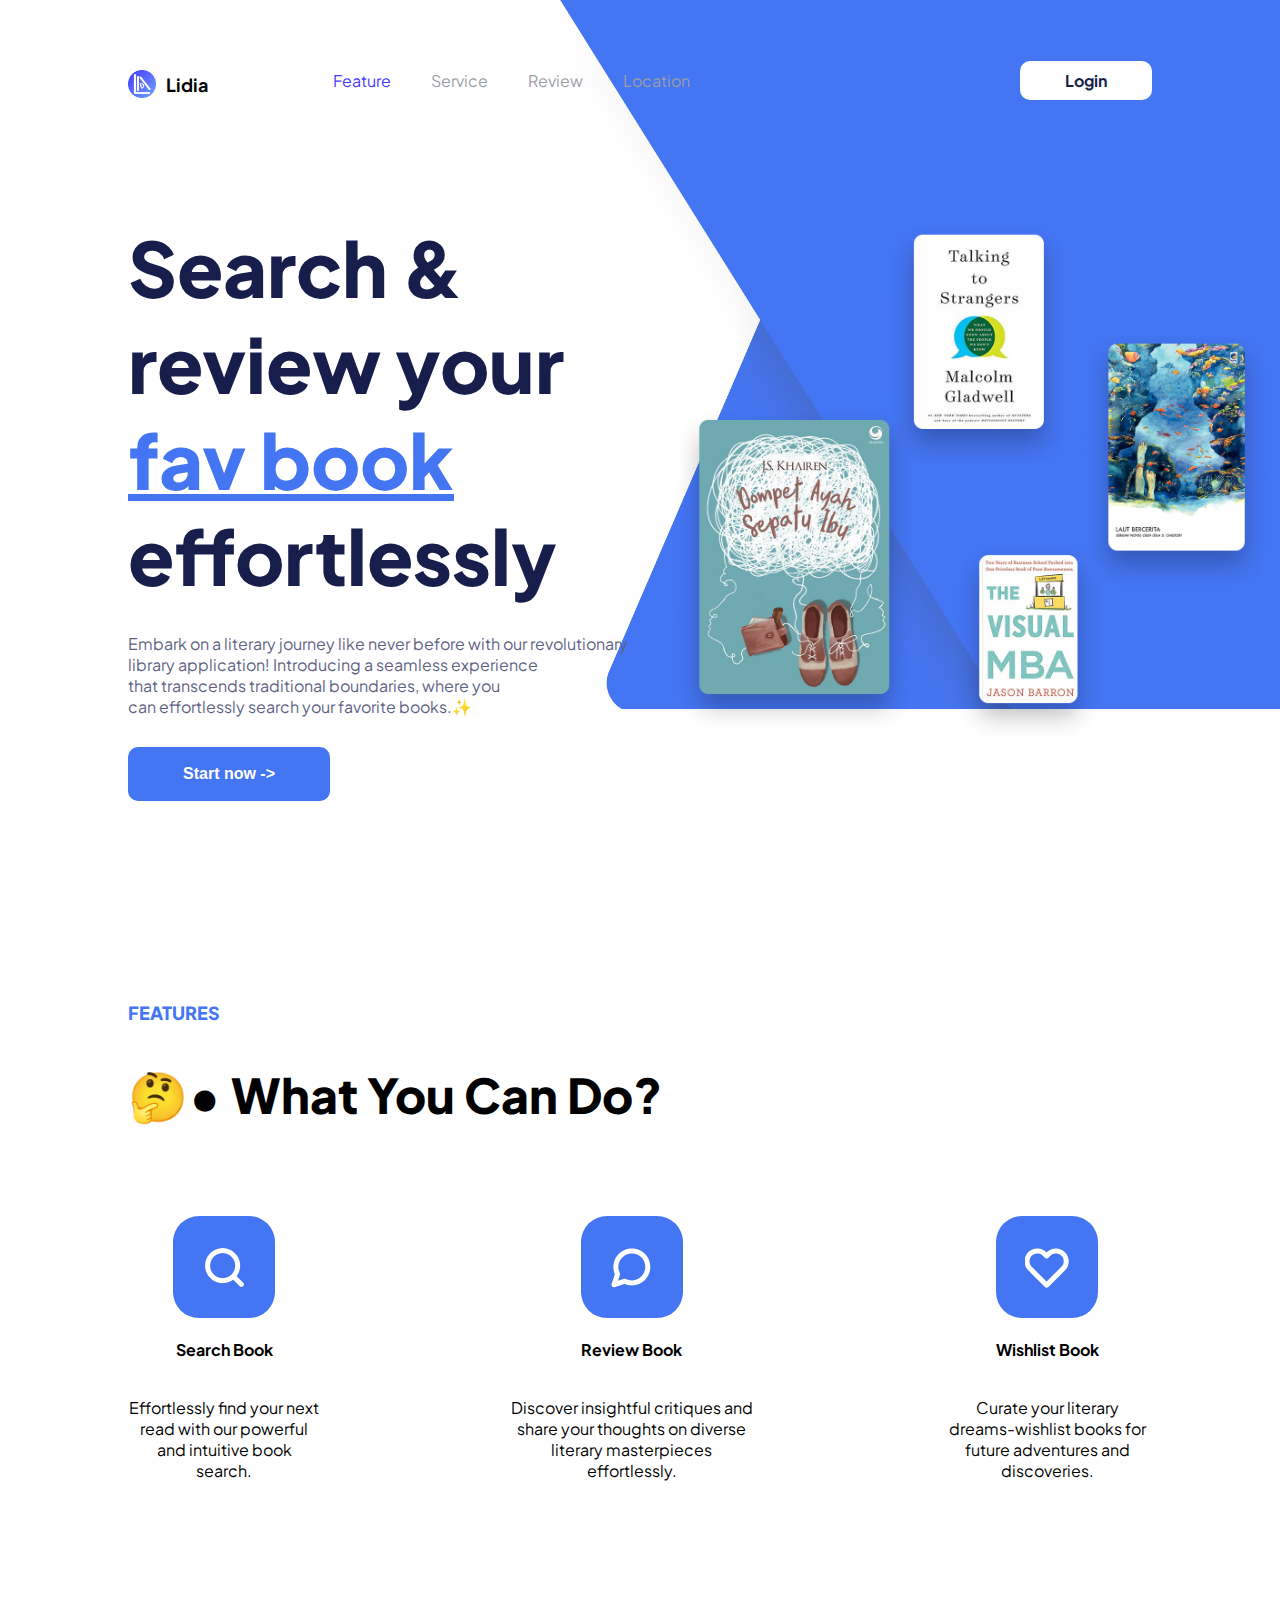
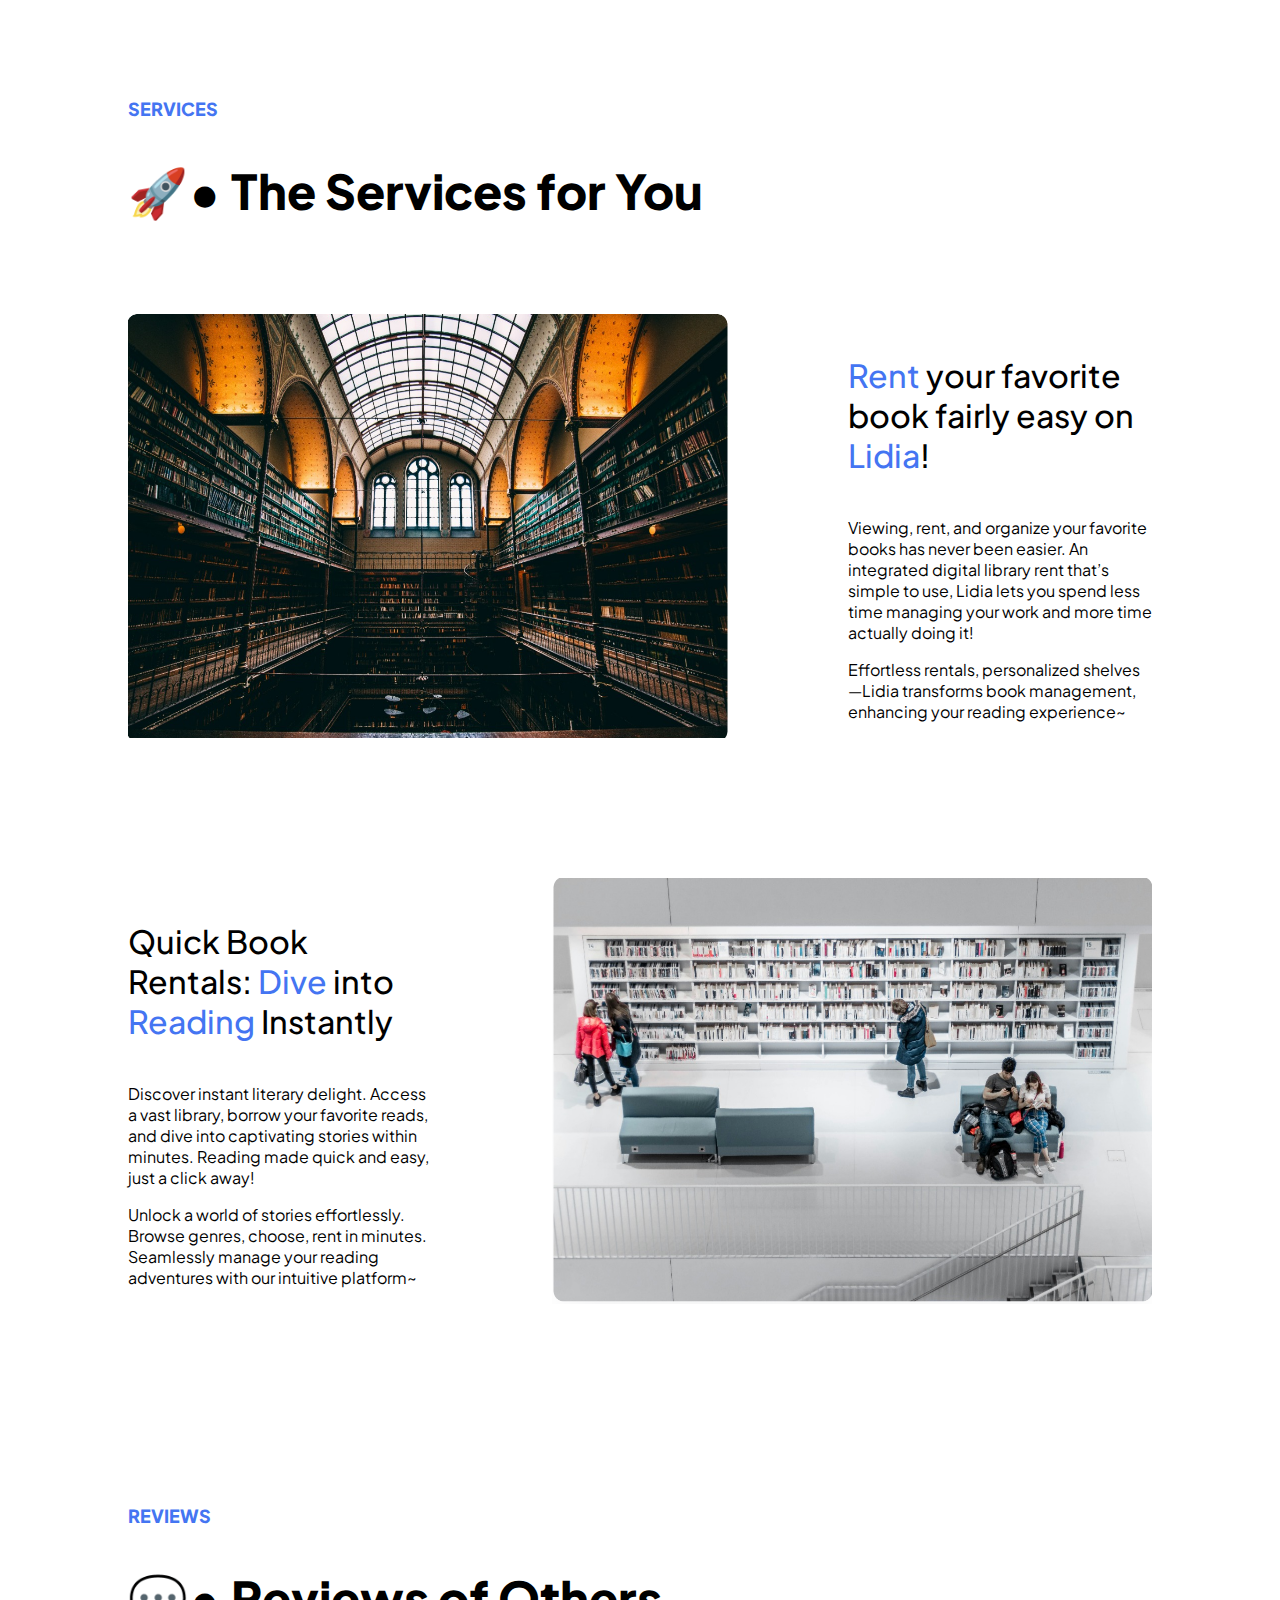
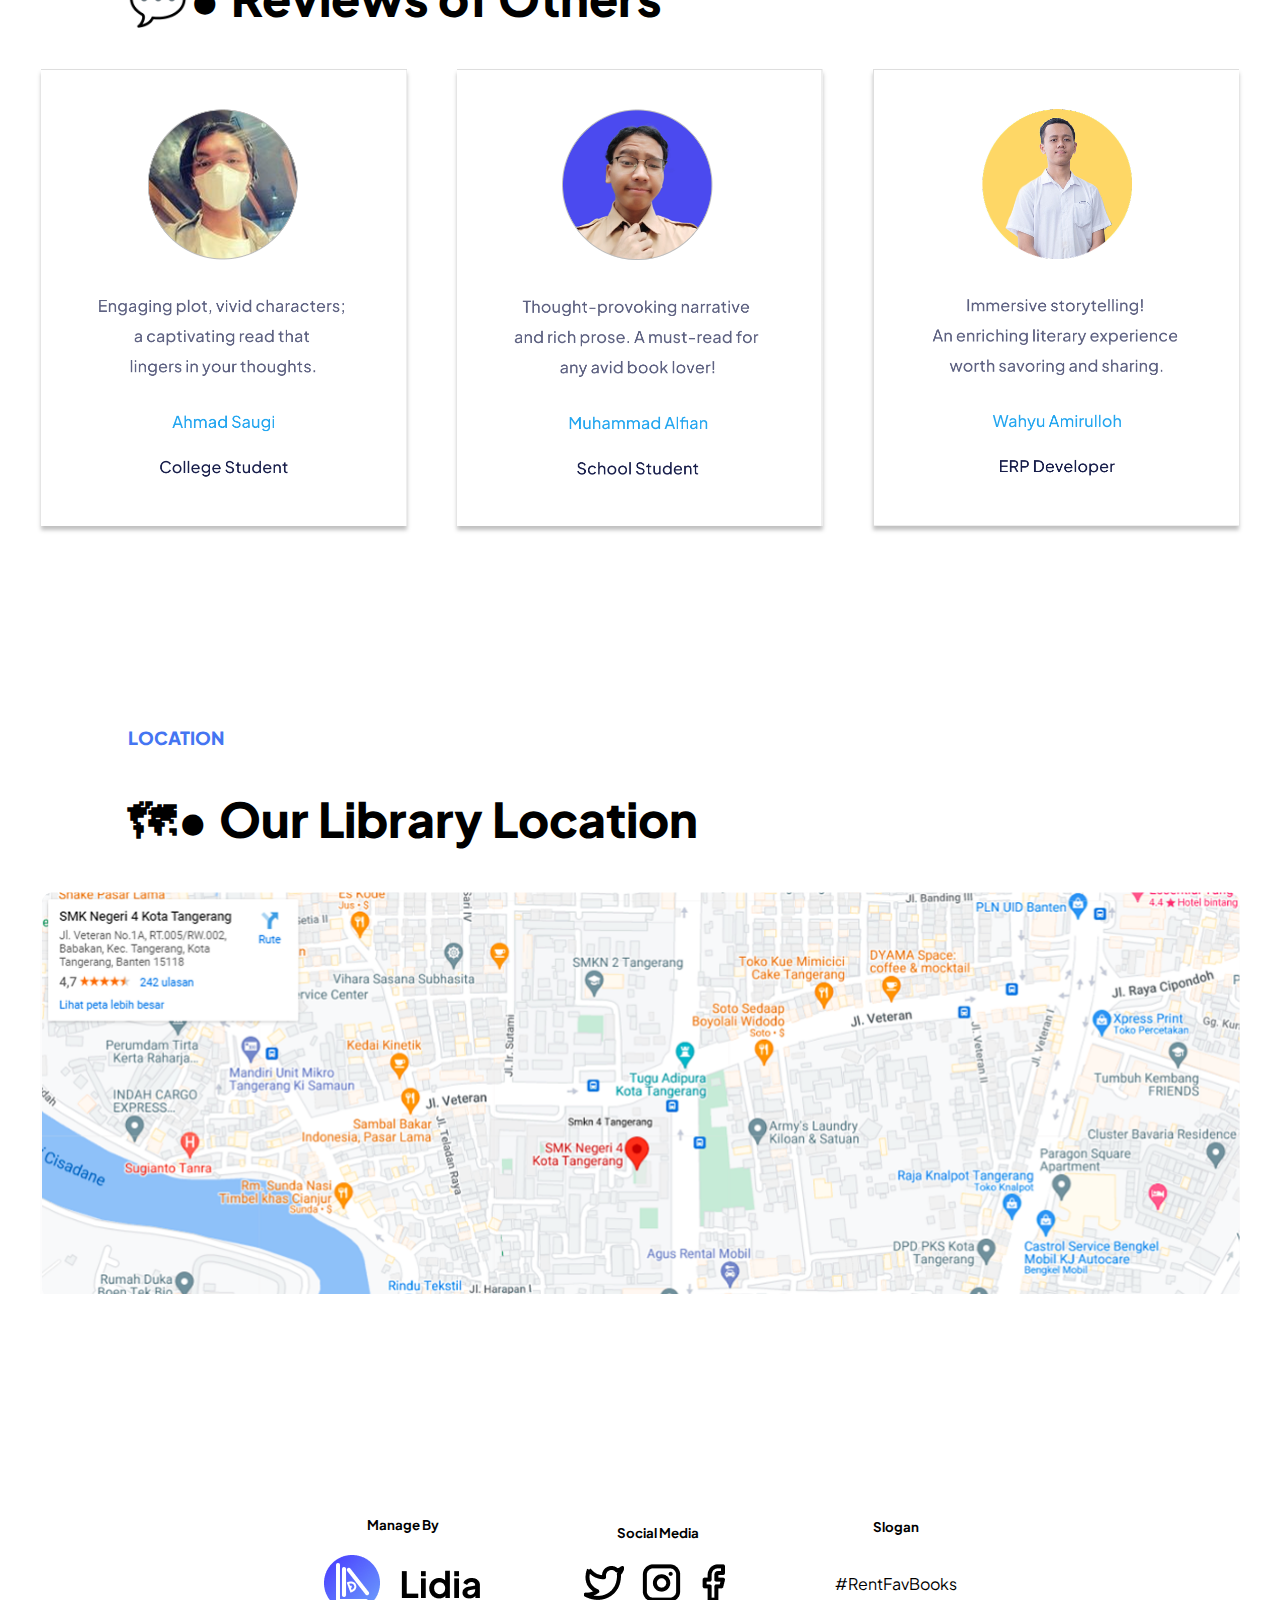
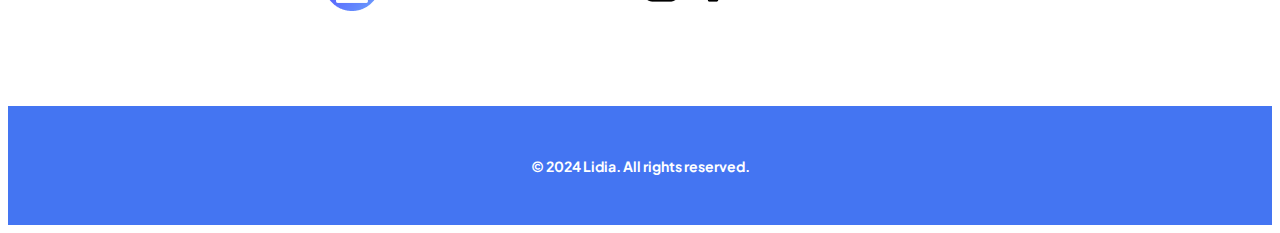
<file: index.html>
<!DOCTYPE html>
<html lang="en">
  <head>
    <meta charset="UTF-8" />
    <meta name="viewport" content="width=device-width, initial-scale=1.0" />
    <title>Document</title>
    <link rel="preconnect" href="https://fonts.googleapis.com" />
    <link rel="preconnect" href="https://fonts.gstatic.com" crossorigin />
    <link
      href="https://fonts.googleapis.com/css2?family=Plus+Jakarta+Sans:ital,wght@0,200..800;1,200..800&display=swap"
      rel="stylesheet"
    />
    <link rel="stylesheet" href="assets/css/style.css" />
  </head>
  <body class="index">
    <nav>
      <div class="nav-left">
        <div class="logo"><img src="assets/images/Logo.png" alt="" />Lidia</div>
        <div class="navs">
          <a class="active" href="#features">Feature</a>
          <a href="#services">Service</a>
          <a href="#">Review</a>
          <a href="#">Location</a>
        </div>
      </div>
      <div class="nav-right">
        <a href="login.html" class="button">Login</a>
      </div>
    </nav>
    <main>
      <section class="starter">
        <div class="starter-left">
          <h1 class="title">
            Search & review your <span class="fav">fav book</span> effortlessly
          </h1>
          <p class="desc">
            Embark on a literary journey like never before with our
            revolutionary <br />library application! Introducing a seamless
            experience <br />that transcends traditional boundaries, where you
            <br />can effortlessly search your favorite books.✨
          </p>
          <button>Start now -></button>
        </div>
        <div class="starter-right">
          <img src="assets/images/book.png" alt="" />
        </div>
      </section>
      <section class="feature" id="features">
        <div class="header">
          <h3>FEATURES</h3>
          <h2>🤔• What You Can Do?</h2>
        </div>
        <div class="feature-details">
          <div class="search">
            <div class="search-logo">
              <img src="assets/images/search-logo.png" alt="" />
            </div>
            <h4>Search Book</h4>
            <p>
              Effortlessly find your next read with our powerful and intuitive
              book search.
            </p>
          </div>
          <div class="review">
            <div class="review-logo">
              <img src="assets/images/review-logo.png" alt="" />
            </div>
            <h4>Review Book</h4>
            <p>
              Discover insightful critiques and share your thoughts on diverse
              literary masterpieces effortlessly.
            </p>
          </div>
          <div class="wishlist">
            <div class="wishlist-logo">
              <img src="assets/images/wishlist-logo.png" alt="" />
            </div>
            <h4>Wishlist Book</h4>
            <p>
              Curate your literary dreams-wishlist books for future adventures
              and discoveries.
            </p>
          </div>
        </div>
      </section>
      <section class="service" id="services">
        <div class="header">
          <h3>SERVICES</h3>
          <h2>🚀• The Services for You</h2>
        </div>
        <div class="service-details">
          <div class="details1">
            <img src="assets/images/service1.png" alt="" />
            <div class="desc1">
              <h4><span class="special">Rent</span> your favorite book fairly easy on <span class="special">Lidia</span>!</h4>
              <p>
                Viewing, rent, and organize your favorite books has never been
                easier. An integrated digital library rent that’s simple to use,
                Lidia lets you spend less time managing your work and more time
                actually doing it!
              </p>
              <p>
                Effortless rentals, personalized shelves—Lidia transforms book
                management, enhancing your reading experience~
              </p>
            </div>
          </div>
          <div class="details2">
            <div class="desc2">
              <h4>Quick Book Rentals: <span class="special">Dive</span> into <span class="special">Reading</span> Instantly</h4>
              <p>
                Discover instant literary delight. Access a vast library, borrow
                your favorite reads, and dive into captivating stories within
                minutes. Reading made quick and easy, just a click away!
              </p>
              <p>
                Unlock a world of stories effortlessly. Browse genres, choose,
                rent in minutes. Seamlessly manage your reading adventures with
                our intuitive platform~
              </p>
            </div>
            <img src="assets/images/service2.png" alt="" />
          </div>
        </div>
      </section>
      <section class="review">
        <div class="header">
          <h3>REVIEWS</h3>
          <h2>💬• Reviews of Others</h2>
        </div>
        <div class="review-details">
          <div class="details">
            <img src="assets/images/Ahmad Saugi.png" alt="">
            <img src="assets/images/Muhammad Alfian.png" alt="">
            <img src="assets/images/Wahyu Amirulloh.png" alt="">
          </div>
        </div>
      </section>
      <section class="location">
        <div class="header">
          <h3>LOCATION</h3>
          <h2>🗺• Our Library Location</h2>
        </div>
        <div class="map">
          <img src="assets/images/Location.png" alt="">
        </div>
      </section>
      <footer>
        <div class="social">
          <div class="manage">
            <h5>Manage By</h5>
            <img src="assets/images/Logo-lidia.png" alt="">
          </div>
          <div class="socials">
            <h5>Social Media</h5>
            <img src="assets/images/Socmeds.png" alt="">
          </div>
          <div class="slogan">
            <h5>Slogan</h5>
            <p>#RentFavBooks</p>
          </div>
        </div>
        <div class="copy">© 2024 Lidia. All rights reserved.</div>
      </footer>
    </main>
  </body>
</html>
</file>
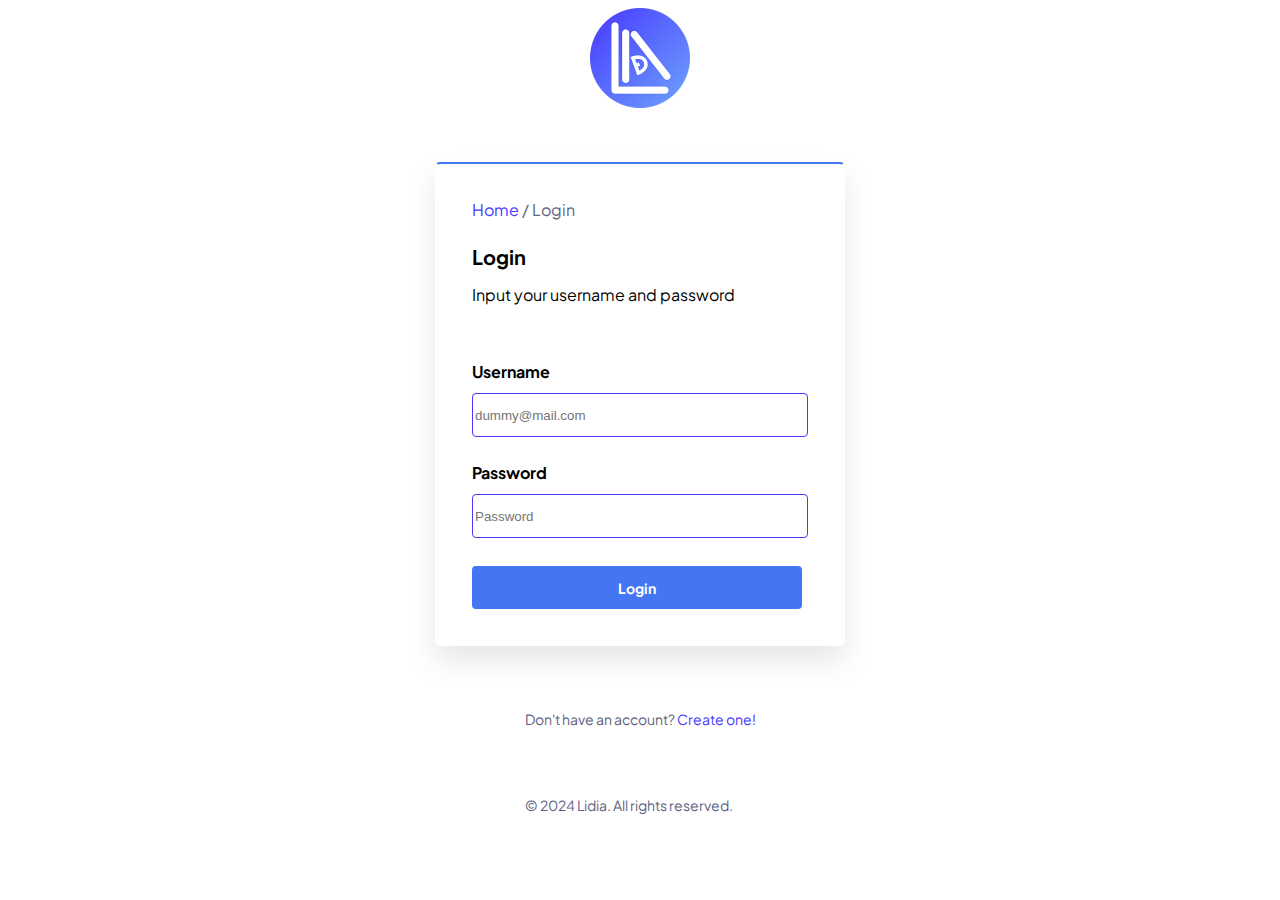
<file: login.html>
<!DOCTYPE html>
<html>
  <head>
    <meta charset="UTF-8" />
    <meta name="viewport" content="width=device-width, initial-scale=1.0" />
    <title>Document</title>
    <link rel="preconnect" href="https://fonts.googleapis.com" />
    <link rel="preconnect" href="https://fonts.gstatic.com" crossorigin />
    <link
      href="https://fonts.googleapis.com/css2?family=Plus+Jakarta+Sans:ital,wght@0,200..800;1,200..800&display=swap"
      rel="stylesheet"
    />
    <link rel="stylesheet" href="assets/css/style.css" />
  </head>
  <body class="login">
    <main class="login">
      <div class="logo">
        <img src="assets/images/Logo.png" alt="" />
      </div>
      <div class="form-login">
        <div class="route">
          <a href="index.html" class="home">Home</a>
          / Login
        </div>
        <div class="desc">
          <h1>Login</h1>
          <p>Input your username and password</p>
        </div>
        <form action="#">
          <label class="usn">Username</label>
          <input type="email" class="textarea" placeholder="dummy@mail.com" />
          <label class="pw">Password</label>
          <input type="password" class="textarea" placeholder="Password" />
        </form>
        <div class="login-button">
          <a href="index.html" class="button">Login</a>
        </div>
      </div>
      <div class="footer">
        <p>Don't have an account? <a href="register.html">Create one!</a></p>
        <p>© 2024 Lidia. All rights reserved.</p>
      </div>
    </main>
  </body>
</html>
</file>
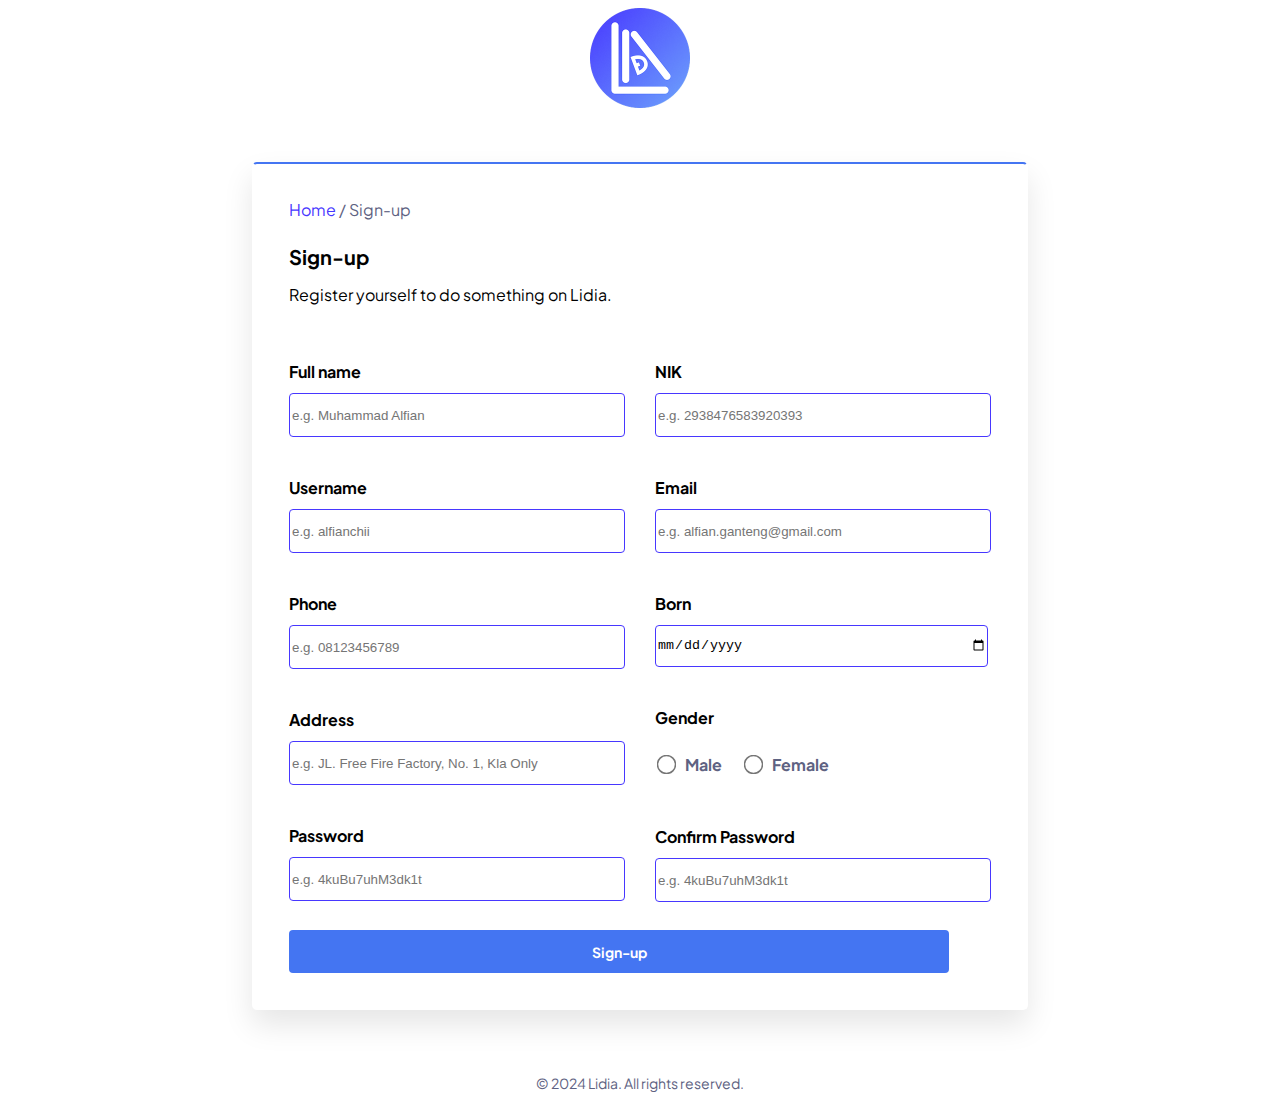
<file: register.html>
<!DOCTYPE html>
<html>
  <head>
    <meta charset="UTF-8" />
    <meta name="viewport" content="width=device-width, initial-scale=1.0" />
    <title>Document</title>
    <link rel="preconnect" href="https://fonts.googleapis.com" />
    <link rel="preconnect" href="https://fonts.gstatic.com" crossorigin />
    <link
      href="https://fonts.googleapis.com/css2?family=Plus+Jakarta+Sans:ital,wght@0,200..800;1,200..800&display=swap"
      rel="stylesheet"
    />
    <link rel="stylesheet" href="assets/css/style.css" />
  </head>
  <body class="login">
    <main class="login">
      <div class="logo">
        <img src="assets/images/Logo.png" alt="" />
      </div>
      <div class="form-login">
        <div class="route">
          <a href="index.html" class="home">Home</a>
          / Sign-up
        </div>
        <div class="desc">
          <h1>Sign-up</h1>
          <p>Register yourself to do something on Lidia.</p>
        </div>
        <form action="">
          <div class="form-container">
            <div class="form-column">
              <label for="" class="outer-label">Full name</label>
              <input
                type="text"
                class="textarea"
                placeholder="e.g. Muhammad Alfian"
              />
              <label for="" class="outer-label">Username</label>
              <input
                type="text"
                class="textarea"
                placeholder="e.g. alfianchii"
              />
              <label for="" class="outer-label">Phone</label>
              <input
                type="text"
                class="textarea"
                placeholder="e.g. 08123456789"
              />
              <label for="" class="outer-label">Address</label>
              <input
                type="text"
                class="textarea"
                placeholder="e.g. JL. Free Fire Factory, No. 1, Kla Only"
              />
              <label for="" class="outer-label">Password</label>
              <input
                type="password"
                class="textarea"
                placeholder="e.g. 4kuBu7uhM3dk1t"
              />
            </div>
            <div class="form-column">
              <label for="" class="outer-label">NIK</label>
              <input
                type="text"
                class="textarea"
                placeholder="e.g. 2938476583920393"
              />
              <label for="" class="outer-label">Email</label>
              <input
                type="email"
                class="textarea"
                placeholder="e.g. alfian.ganteng@gmail.com"
              />
              <label for="" class="outer-label">Born</label>
              <input type="date" class="textarea" placeholder="05/23/2000" />
              <div class="gender-container">
                <label for="" class="outer-label">Gender</label>
              <div class="gender">
                <div class="radio-button">
                  <input type="radio" />
                  <label for="">Male</label>
                </div>
                <div class="radio-button">
                  <input type="radio" />
                  <label for="">Female</label>
                </div>
              </div>
              </div>
              
              <label for="" class="outer-label">Confirm Password</label>
              <input
                type="password"
                class="textarea"
                placeholder="e.g. 4kuBu7uhM3dk1t"
              />
            </div>
          </div>
        </form>
        <div class="signup-button">
          <a href="login.html" class="button">Sign-up</a>
        </div>
      </div>
      <div class="footer">
        <p>© 2024 Lidia. All rights reserved.</p>
      </div>
    </main>
  </body>
</html>
</file>
<file: assets/css/style.css>
/* Untuk index */
body.index{
  font-family: "Plus Jakarta Sans", sans-serif;
  background-image: url(../images/cover.png);
  background-repeat: no-repeat;
  background-position: right top;
  /* background-attachment: fixed; */
}

nav {
  display: flex;
  justify-content: space-between;
  margin: 70px 120px;
}

nav div.nav-left {
  display: flex;
  justify-content: space-between;
  gap: 125px;
}

div.navs {
  display: flex;
  gap: 40px;
}

nav div.nav-left img {
  width: 28px;
}

nav div.nav-left div.logo {
  font-size: 18px;
  font-weight: 700;
}

nav div.nav-left div.logo {
  display: flex;
  align-items: center;
  gap: 10px;
}

nav div.nav-left div.navs a {
  text-decoration: none;
  color: #9a9ea6;
}

nav div.nav-left div.navs a.active {
  color: #4737ff;
}

nav div.nav-right a.button {
  background-color: white;
  border-radius: 10px;
  padding: 9px 45px;
  font-size: 16px;
  font-weight: bold;
  color: #181e4b;
  border: none;
  text-decoration: none;
}

main section.starter {
  display: flex;
  justify-content: space-between;
  align-items: center;
  margin-top: 55px;
  margin-left: 120px;
}

main section.starter .starter-left,
main section.starter .starter-right {
  flex: 1;
}

main section.starter div.starter-right img {
  width: 600px;
}

main section.starter .starter-left h1 {
  font-size: 76px;
  font-weight: 800;
  color: #181e4b;
  margin-bottom: 30px;
}

main section.starter .starter-left h1 span.fav {
  color: #4475f2;
  text-decoration: underline;
}

main section.starter .starter-left p {
  color: #5e6282;
  font-weight: 400;
  font-size: 16px;
  margin-bottom: 30px;
}

main section.starter .starter-left button {
  background-color: #4475f2;
  color: #ffffff;
  padding: 18px 55px;
  border-radius: 10px;
  border: none;
  font-size: 16px;
  font-weight: 700;
}

main section.feature {
  margin-left: 120px;
  margin-right: 120px;
}
main section.feature div.header {
  margin-top: 200px;
}

main section.feature div.header h3 {
  font-size: 18px;
  font-weight: 800;
  color: #4475f2;
}

main section.feature div.header h2 {
  font-size: 48px;
  font-weight: 800;
  color: #000000;
}

main section.feature div.feature-details {
  display: flex;
  gap: 185px;
  align-items: center;
  justify-content: space-between;
  margin-top: 90px;
}

main section.feature div.feature-details div.search,
div.review,
div.wishlist {
  display: flex;
  flex-direction: column;
  align-items: center;
  text-align: center;
}

main section.feature div.feature-details div.search-logo,
div.review-logo,
div.wishlist-logo {
  display: flex;
  background-color: #4475f2;
  width: 102px;
  height: 102px;
  border-radius: 26px;
  justify-content: center;
}

main section.feature div.feature-details img {
  width: 45px;
  height: 45px;
  margin: 29px;
}

main section.service {
  margin-top: 200px;
  margin-left: 120px;
  margin-right: 120px;
}

main section.service div.header h3 {
  font-size: 18px;
  font-weight: 800;
  color: #4475f2;
}

main section.service div.header h2 {
  font-size: 48px;
  font-weight: 800;
  color: #000000;
}

main section.service div.service-details .details1,
.details2 {
  display: flex;
  gap: 120px;
}

main section.service div.service-details div.details1 {
  margin-bottom: 140px;
  margin-top: 90px;
}

main section.service div.service-details img {
  width: 600px;
}

main section.service div.service-details div.details1 h4,
main section.service div.service-details div.details2 h4 {
  font-weight: 500;
  font-size: 32px;
}

main section.service div.service-details div.details1 h4 .special,
main section.service div.service-details div.details2 h4 .special {
  color: #4475f2;
}

main section.review {
  margin-top: 200px;
  margin-left: 120px;
  margin-right: 120px;
}

main section.review div.header h3 {
  font-size: 18px;
  font-weight: 800;
  color: #4475f2;
}

main section.review div.header h2 {
  font-size: 48px;
  font-weight: 800;
  color: #000000;
}

main section.review div.review-details div.details {
  display: flex;
  justify-content: center;
  gap: 50px;
}

main section.review div.review-details div.details img {
  width: 366px;
  box-shadow: 0px 4px 4px rgba(0, 0, 0, 0.25);
  border: none;
}

main section.location {
  margin-top: 200px;
  margin-left: 120px;
  margin-right: 120px;
}

main section.location div.header h3 {
  font-size: 18px;
  font-weight: 800;
  color: #4475f2;
}

main section.location div.header h2 {
  font-size: 48px;
  font-weight: 800;
  color: #000000;
}

main section.location div.map {
  display: flex;
  flex-direction: column;
  align-items: center;
}
main section.location div.map img {
  width: 1200px;
}

footer {
  margin-top: 200px;
}

footer div.social {
  display: flex;
  justify-content: center;
  gap: 102px;
  align-items: center;
  margin-bottom: 95px;
}

footer div.social .manage,
.socials,
.slogan {
  display: flex;
  flex-direction: column;
  align-items: center;
}

footer div.copy {
  display: flex;
  align-items: center;
  justify-content: center;
  background-color: #4475f2;
  height: 119px;
  font-weight: 700;
  font-size: 14px;
  color: #ffffff;
}


/* Untuk halaman login dan register */
body.login{
  font-family: "Plus Jakarta Sans", sans-serif;
  display: flex;
  flex-direction: column;
  justify-content: center;
  align-items: center;
  /* gap: 50px; */
}

/* Untuk halaman login dan register */
main.login{
  display: flex;
  flex-direction: column;
  justify-content: center;
  align-items: center;
  gap: 50px;
}

/* Untuk halaman login dan register */
main.login div.logo img{
  width: 100px;
}

main.login div.route{
  display: flex;
  gap: 3px;
  color: #5E6282;
}

main.login div.route a{
  text-decoration: none;
  color: #4737FF;
}

main.login div.form-login{
  display: flex;
  flex-direction: column;
  background-color: #ffffff;
  border-style: solid;  
  border-width: 2px;
  border-color: #4475f2 #ffffff #ffffff #ffffff;
  border-radius: 5px;
  padding: 35px;
  box-shadow: 0px 15px 30px rgba(0, 0, 0, 0.10);
}

main.login div.desc h1{
  margin-top: 24px;
  font-size: 20px;
  font-weight: 700;
}

main.login div.desc p{
  margin-top: 15px;
  font-size: 16px;
  font-weight: 400;
}

main.login div.form-login form input.textarea{
  border-color: #4737FF;
  border-style: solid;
  border-width: 1px;
  width: 330px;
  height: 40px;
  border-radius: 4px;
}

main.login div.form-login form label{
  display: block;
  margin-bottom: 11px;
  font-size: 16px;
  font-weight: 700;
}

main.login div.form-login form label.usn{
  margin-top: 40px;
}

main.login div.form-login form label.pw{
  margin-top: 25px;
}

main.login div.login-button{
  background-color: #4475F2;
  width: 330px;
  height: 43px;
  border-radius: 4px;
  display: flex;
  justify-content: center;
  align-items: center;
  margin-top: 28px;
} 

main.login div.login-button a{
  text-decoration: none;
  color: #ffffff;
  font-size: 14px;
  font-weight: 700;
}

main.login div.footer{
  display: flex;
  flex-direction: column;
  gap: 40px;
  justify-content: center;
}

main.login div.footer p{
  color: #5E6282;
  font-size: 14px;
  font-weight: 400;
}

main.login div.footer p a{
  text-decoration: none;
  color: #4737FF;
}

/* Untuk register */

main.login form div.form-container{
  display: flex;
  gap: 30px;
}

main.login form div.form-container div.form-column{
  flex: 1;
  display: flex;
  flex-direction: column;
}

main.login form div.form-container label.outer-label{
  margin-top: 40px;
}

main.login form div.form-container div.form-column div.gender-container{
  display: flex;
  flex-direction: column;
  gap: 15px;
}

main.login form div.form-container div.form-column div.gender-container div.gender{
  display: flex;
  justify-content: flex-start;
  align-items: center;
  gap: 20px;
}

main.login form div.form-container div.form-column div.gender-container div.gender div.radio-button{
  display: flex;
  align-items: baseline;
  gap: 9px;
  color: #5E6282;
  font-size: 14px;
  font-weight: 700;
}



main.login div.form-login div.signup-button{
  background-color: #4475F2;
  width: 660px;
  height: 43px;
  border-radius: 4px;
  display: flex;
  justify-content: center;
  align-items: center;
  margin-top: 28px;
}

main.login div.form-login div.signup-button a{
  text-decoration: none;
  color: #ffffff;
  font-size: 14px;
  font-weight: 700;
}

input[type="radio"] {
  transform: scale(1.5);
}
</file>
